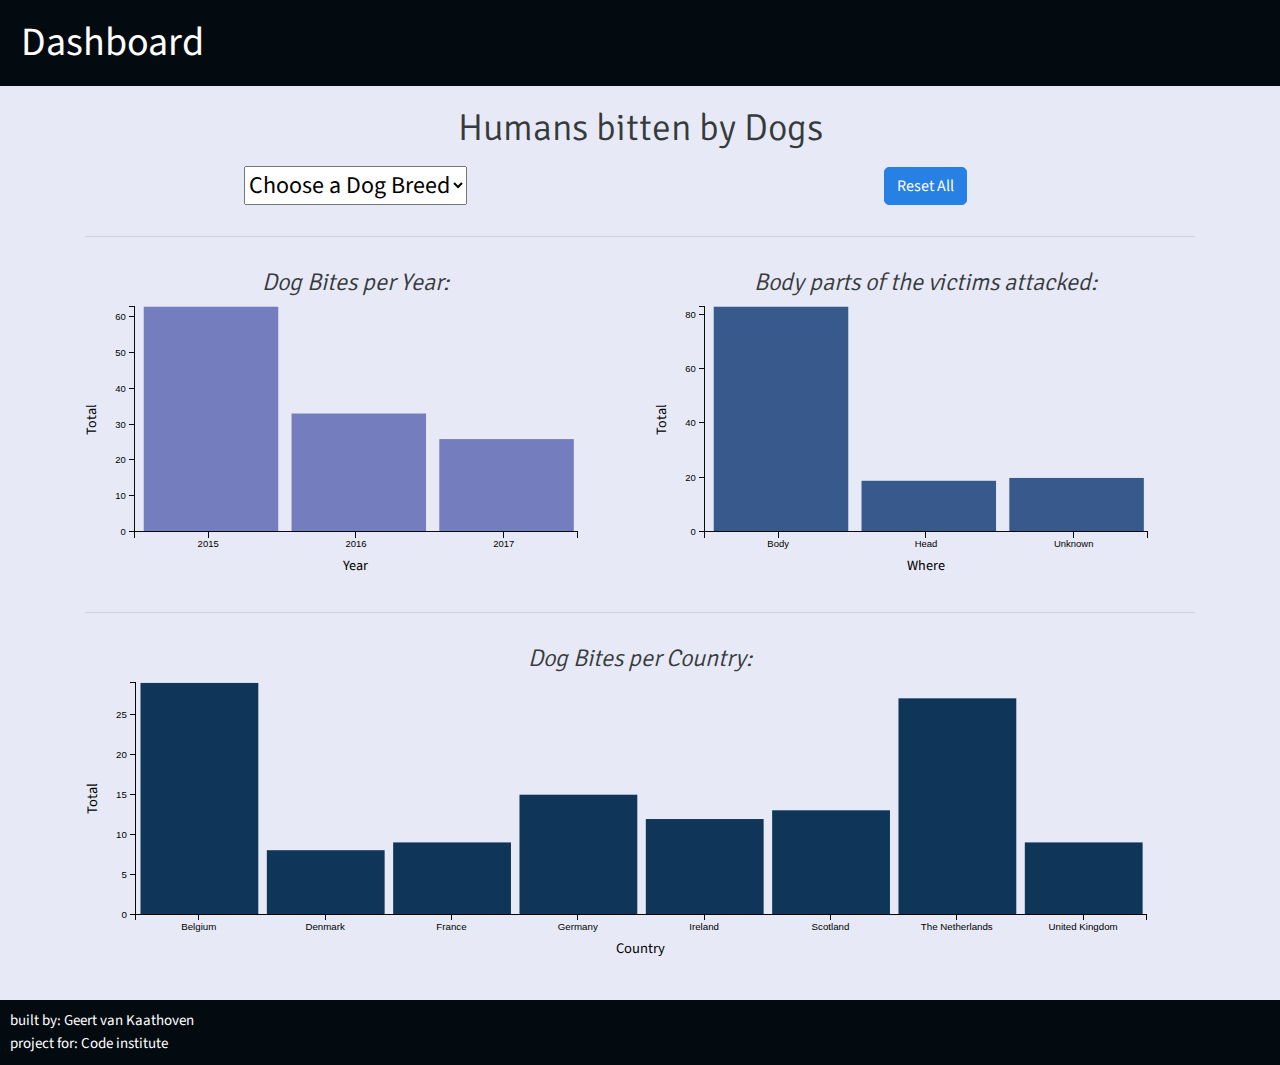
<file: index.html>
<!DOCTYPE html>
<html lang="en">

<head>
  <meta charset="UTF-8">
  <meta name="viewport" content="width=450, initial-scale=1">
  <meta http-equiv="X-UA-Compatible" content="ie=edge">
  <link rel="shortcut icon" href="/favicon.ico" type="image/x-icon">
  <link rel="icon" href="/favicon.ico" type="image/x-icon">
  <title>Animal bites</title>
  <link rel="stylesheet" href="https://use.fontawesome.com/releases/v5.4.1/css/all.css" integrity="sha384-5sAR7xN1Nv6T6+dT2mhtzEpVJvfS3NScPQTrOxhwjIuvcA67KV2R5Jz6kr4abQsz" crossorigin="anonymous">
  <link rel="stylesheet" href="static/libraries/css/bootstrap.min.css" type="text/css" />
  <link rel="stylesheet" href="static/libraries/css/dc.min.css" type="text/css" />
  <link href="https://fonts.googleapis.com/css?family=Signika" rel="stylesheet">
  <link rel="stylesheet" href="static/css/style.css" type="text/css" />

</head>

<body>
  <nav class="navbar navbar-expand-lg navbar-dark">
    <a class="navbar-brand" href="index.html"><i class="fas fa-chart-bar fa-fw"></i>Dashboard</a>
  </nav>

  <div class="container">

    <div class="row">
      <h1>Humans bitten by Dogs</h1>
    </div>

    <div class="row">

      <div class="col-sm-12 col-md-6 select-reset" id="breed-selector"></div>
      <div class="col-sm-12 col-md-6 select-reset"><a href="javascript:dc.filterAll(); dc.renderAll();" id="reset" class="btn btn-primary" role="button">Reset All</a></div>
    </div>

    <hr>

    <div class="row my-row-total">
      <div class="col-md-6" id="total-bites-per-year">
        <h2>Dog Bites per Year:</h2>
      </div>

      <hr>

      <div class="col-md-6" id="where-chart">
        <h2>Body parts of the victims attacked:</h2>
      </div>
    </div>

    <hr>

    <div class="row justify-content-center">
      <div class="col-sm-12" id="country-chart">
        <h2>Dog Bites per Country:</h2>
      </div>
    </div>
  </div>

  <!--Footer-->

  <footer>
    built by: Geert van Kaathoven
    <br>project for: Code institute
  </footer>
  <script type="text/javascript" src="static/libraries/js/d3.min.js"></script>
  <script type="text/javascript" src="static/libraries/js/crossfilter.min.js"></script>
  <script type="text/javascript" src="static/libraries/js/dc.min.js"></script>
  <script type="text/javascript" src="static/libraries//js/queue.min.js"></script>
  <script type="text/javascript" src="static/js/graph.js"></script>
</body>

</html>
</file>
<file: static/css/style.css>
* {
 margin: 0 auto;
 padding: 0;
}

h1,
h2 {
 margin: 0 auto;
 text-align: center;
 font-family: 'Signika', sans-serif;
}

/*Background color of website*/

body {
 background-color: #e7eaf6;
}

.container {
 width: 100%;
 margin: 20px auto;
}

/*-----------------Nav Bar------------------------*/

.navbar {
 width: 100%;
 background-color: #030a10;
}

.navbar-brand {
 font-size: 40px;
 margin-left: 5px;
}

/*-----------------Charts------------------------*/

h2 {
 font-size: 24px;
 font-style: oblique;
}

.select-reset {
 text-align: center;
 align-self: center;
 margin: 10px auto;
}

#breed-selector {
 font-size: 24px;
}

#reset {
 font-size: 16px;
 border-radius: 5px;
}

.dc-chart {
 margin: 15px auto;
}

/*-----------------Footer------------------------*/

footer {
 background-color: #030a10;
 width: 100%;
 color: #fff;
 padding: 10px;
}
</file>
<file: static/libraries/css/dc.min.css>
.dc-chart .box text,.dc-chart g.axis text{-webkit-touch-callout:none;-khtml-user-select:none;pointer-events:none}.dc-chart path.dc-symbol,.dc-legend g.dc-legend-item.fadeout{fill-opacity:.5;stroke-opacity:.5}div.dc-chart{float:left}.dc-chart rect.bar{stroke:none;cursor:pointer}.dc-chart rect.bar:hover{fill-opacity:.5}.dc-chart rect.deselected{stroke:none;fill:#ccc}.dc-chart .pie-slice{fill:#fff;font-size:12px;cursor:pointer}.dc-chart .pie-slice.external{fill:#000}.dc-chart .pie-slice :hover,.dc-chart .pie-slice.highlight{fill-opacity:.8}.dc-chart .pie-path{fill:none;stroke-width:2px;stroke:#000;opacity:.4}.dc-chart .selected circle,.dc-chart .selected path{stroke-width:3;stroke:#ccc;fill-opacity:1}.dc-chart .deselected circle,.dc-chart .deselected path{stroke:none;fill-opacity:.5;fill:#ccc}.dc-chart .axis line,.dc-chart .axis path{fill:none;stroke:#000;shape-rendering:crispEdges}.dc-chart .axis text{font:10px sans-serif}.dc-chart .axis .grid-line,.dc-chart .axis .grid-line line,.dc-chart .grid-line,.dc-chart .grid-line line{fill:none;stroke:#ccc;opacity:.5;shape-rendering:crispEdges}.dc-chart .brush rect.background{z-index:-999}.dc-chart .brush rect.extent{fill:#4682b4;fill-opacity:.125}.dc-chart .brush .resize path{fill:#eee;stroke:#666}.dc-chart path.line{fill:none;stroke-width:1.5px}.dc-chart path.area{fill-opacity:.3;stroke:none}.dc-chart path.highlight{stroke-width:3;fill-opacity:1;stroke-opacity:1}.dc-chart g.state{cursor:pointer}.dc-chart g.state :hover{fill-opacity:.8}.dc-chart g.state path{stroke:#fff}.dc-chart g.deselected path{fill:grey}.dc-chart g.deselected text{display:none}.dc-chart g.row rect{fill-opacity:.8;cursor:pointer}.dc-chart g.row rect:hover{fill-opacity:.6}.dc-chart g.row text{fill:#fff;font-size:12px;cursor:pointer}.dc-chart g.dc-tooltip path{fill:none;stroke:grey;stroke-opacity:.8}.dc-chart g.county path{stroke:#fff;fill:none}.dc-chart g.debug rect{fill:#00f;fill-opacity:.2}.dc-chart g.axis text{-webkit-user-select:none;-moz-user-select:none;-ms-user-select:none;user-select:none}.dc-chart .node{font-size:.7em;cursor:pointer}.dc-chart .node :hover{fill-opacity:.8}.dc-chart .bubble{stroke:none;fill-opacity:.6}.dc-chart .highlight{fill-opacity:1;stroke-opacity:1}.dc-chart .fadeout{fill-opacity:.2;stroke-opacity:.2}.dc-chart .box text{font:10px sans-serif;-webkit-user-select:none;-moz-user-select:none;-ms-user-select:none;user-select:none}.dc-chart .box circle,.dc-chart .box line{fill:#fff}.dc-chart .box circle,.dc-chart .box line,.dc-chart .box rect{stroke:#000;stroke-width:1.5px}.dc-chart .box .center{stroke-dasharray:3,3}.dc-chart .box .outlier{fill:none;stroke:#ccc}.dc-chart .symbol,.dc-chart circle.dot{stroke:none}.dc-chart .box.deselected{opacity:.5}.dc-chart .box.deselected .box{fill:#ccc}.dc-chart .heatmap .box-group.deselected rect{stroke:none;fill-opacity:.5;fill:#ccc}.dc-chart .heatmap g.axis text{pointer-events:all;cursor:pointer}.dc-chart .empty-chart .pie-slice{cursor:default}.dc-chart .empty-chart .pie-slice path{fill:#fee;cursor:default}.dc-data-count{float:right;margin-top:15px;margin-right:15px}.dc-data-count .filter-count,.dc-data-count .total-count{color:#3182bd;font-weight:700}.dc-legend{font-size:11px}.dc-legend .dc-legend-item{cursor:pointer}.dc-hard .number-display{float:none}
</file>
